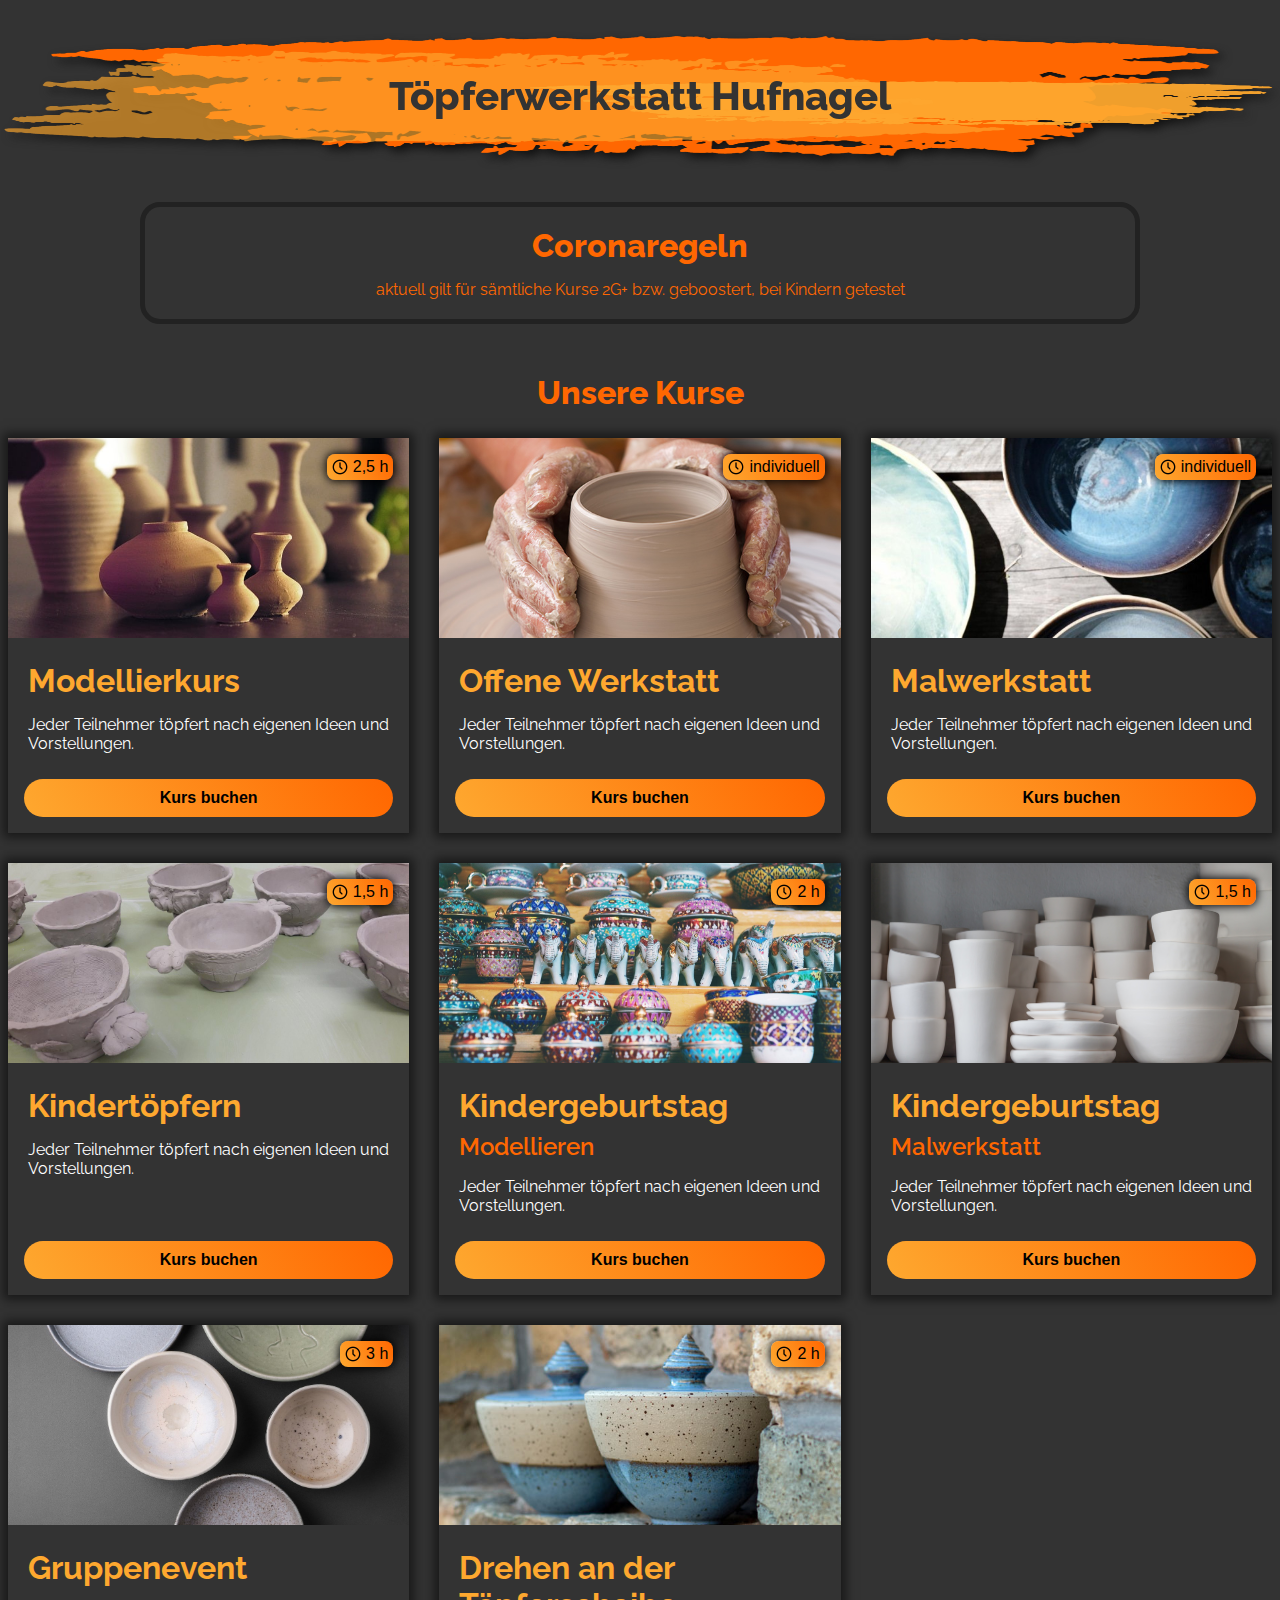
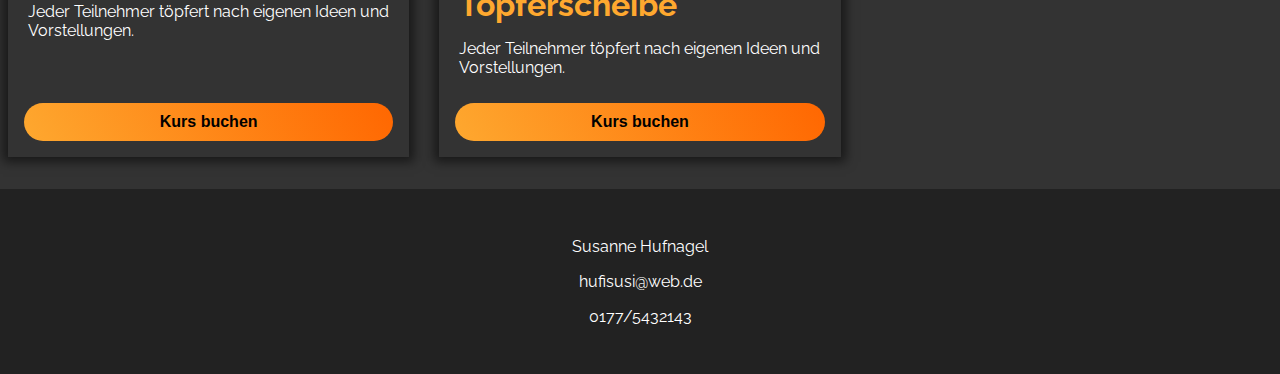
<file: hufnagel_web/index.html>
<!DOCTYPE html>
<html>
	<head>
		<meta name="viewport" content="width=device-width,initial-scale=1.0">
		
		<link rel="stylesheet" href="style.css">
		
		<link rel="preconnect" href="https://fonts.googleapis.com">
		<link rel="preconnect" href="https://fonts.gstatic.com" crossorigin>
		<link href="https://fonts.googleapis.com/css2?family=Raleway:wght@100;200;300;400;500;600;700;800;900&display=swap" rel="stylesheet">
	</head>
	
	<body>
		
		
		<header>
			<h1>Töpferwerkstatt Hufnagel</h1>
		</header>
		
		<section id="sec_corona">
			<h2>Coronaregeln</h2>
			<p>aktuell gilt für sämtliche Kurse 2G+ bzw. geboostert, bei Kindern getestet</p>
		</section>
		
		<section id="sec_courses">
		
			<h2>Unsere Kurse</h2>
			
			<div class="courses">
				
				<article class="course">
					<div class="duration"><img src="clock.png">2,5 h</div>
					<img class="img_main" src="pic1.jpg">
					<div class="text">
					  <h3>Modellierkurs</h3>
					  <p>Jeder Teilnehmer töpfert nach eigenen Ideen und Vorstellungen.</p>
					</div>
					<a href="modellierkurs.html" class="btn">Kurs buchen</a>
				</article>
				
				<article class="course">
					<div class="duration"><img src="clock.png">individuell</div>
					<img class="img_main" src="pic2.jpg">
					<div class="text">
					  <h3>Offene Werkstatt</h3>
					  <p>Jeder Teilnehmer töpfert nach eigenen Ideen und Vorstellungen.</p>
					</div>
					<a class="btn">Kurs buchen</a>
				</article>
				
				<article class="course">
					<div class="duration"><img src="clock.png">individuell</div>
					<img class="img_main" src="pic3.jpg">
					<div class="text">
						<h3>Malwerkstatt</h3>
					  <p>Jeder Teilnehmer töpfert nach eigenen Ideen und Vorstellungen.</p>
					</div>
					<a class="btn">Kurs buchen</a>
				</article>
				
				<article class="course">
					<div class="duration"><img src="clock.png">1,5 h</div>
					<img class="img_main" src="pic4.jpg">
					<div class="text">
					  <h3>Kindertöpfern</h3>
					  <p>Jeder Teilnehmer töpfert nach eigenen Ideen und Vorstellungen.</p>
					</div>
					<a class="btn">Kurs buchen</a>
				</article>
				
				<article class="course">
					<div class="duration"><img src="clock.png">2 h</div>
					<img class="img_main" src="pic5.jpg">
					<div class="text">
					  <h3>Kindergeburtstag</h3><h4>Modellieren</h4>
					  <p>Jeder Teilnehmer töpfert nach eigenen Ideen und Vorstellungen.</p>
					</div>
					<a class="btn">Kurs buchen</a>
				</article>
				
				<article class="course">
					<div class="duration"><img src="clock.png">1,5 h</div>
					<img class="img_main" src="pic6.jpg">
					<div class="text">
						<h3>Kindergeburtstag</h3><h4>Malwerkstatt</h4>
					  <p>Jeder Teilnehmer töpfert nach eigenen Ideen und Vorstellungen.</p>
					</div>
					<a class="btn">Kurs buchen</a>
				</article>
				
				<article class="course">
					<div class="duration"><img src="clock.png">3 h</div>
					<img class="img_main" src="pic7.jpg">
					<div class="text">
					 <h3>Gruppenevent</h3>
					  <p>Jeder Teilnehmer töpfert nach eigenen Ideen und Vorstellungen.</p>
					</div>
					<a class="btn">Kurs buchen</a>
				</article>
				
				<article class="course">
					<div class="duration"><img src="clock.png">2 h</div>
					<img class="img_main" src="pic8.jpg">
					<div class="text">
					  <h3>Drehen an der Töpferscheibe</h3>
					  <p>Jeder Teilnehmer töpfert nach eigenen Ideen und Vorstellungen.</p>
					</div>
					<a class="btn">Kurs buchen</a>
				</article>
				
			</div>
		
		</section>
		
		<footer>
			<p>Susanne Hufnagel</p>
			<p>hufisusi@web.de</p>
			<p>0177/5432143</p>
		</footer>
		
	</body>
</html>
</file>
<file: hufnagel_web/style.css>
:root {
	--col1: #FF6701;
	--col2: #FEA82F;
	--col3: #FFC288;
	--col4: #ffffff;
	--col5: #333333;
}

html {
	background-color: var(--col5);
}

body {
	padding-top: 9em;
}

/*---------- standards ----------*/
h1 {
	font-family: 'Raleway', sans-serif;
	font-weight: 800;
	font-size: 2.5em;
	color: var(--col5);
}

h2 {
	font-family: 'Raleway', sans-serif;
	font-weight: 800;
	font-size: 2em;
	color: var(--col1);
}

h3 {
	font-family: 'Raleway', sans-serif;
    font-weight: 700;
	font-size: 2em;
	color: var(--col2);
	margin: 0;
}

h4 {
	font-family: 'Raleway', sans-serif;
    font-weight: 600;
	font-size: 1.5em;
	color: var(--col1);
	margin-block: 8px;
}

p {
	font-family: 'Raleway', sans-serif;
    font-weight: 400;
	font-size: 1em;
	color: var(--col4);
	margin: 0;
}

/*---------- header ----------*/
header {
	position: fixed;
    left: 0;
	right: 0;
    top: 0;
	
    background-image: url(brushTitle.png);
    background-size: 100% 100%;
    background-repeat: no-repeat;
    background-position: center;
    z-index: 10;
	max-width: 1500px;
    font-family: sans-serif;
    margin: 2em auto;
	text-align: center;
	padding-inline: 2em;
	
	-webkit-filter: drop-shadow(5px 5px 5px #111);
	filter: drop-shadow(5px 5px 5px #111);
}

header > h1 {
	margin-block: 1em;
}


/*---------- main content ----------*/

#sec_corona {
	margin: 0 auto;
    text-align: center;
    background-color: var(--col5);
    max-width: 1000px;
    margin-block: 50px;
    border-radius: 20px;
    border: 5px solid #222;
    padding: 20px;
    box-sizing: border-box;
}

#sec_corona h2 {
	margin: 0;
}
#sec_corona p {
	color: var(--col1);
	margin-top: 1em;
}


.courses {
	display: grid;
    grid-template-columns: repeat(auto-fit, minmax(320px, 1fr));
    grid-gap: 30px;
    justify-content: center;
    max-width: 1400px;
    margin: 0 auto;
}

.courses > article {
  box-shadow: 0 0 10px 5px #00000085;
  position: relative;
  /* background: rgba(255,255,255,.2); */
  transition: all .2s ease-in-out;
}
article:hover {
	transform: scale(1.03);
}
.courses > article .img_main {
	width: 100%;
    height: 200px;
    object-fit: cover;
}
.text {
  padding: 20px 20px 80px;
}

.text p {
	margin-top: 1em;
}

.courses .btn {
    border: 0;
    color: var(--col2);
    padding: 10px;
    position: absolute;
    bottom: 1em;
    left: 1em;
    right: 1em;
	text-align: center;
	background: linear-gradient(62deg, var(--col2) 0%, var(--col1) 100%);
	border-radius: 100px;
	color: black;
	font-family: sans-serif;
    font-weight: 700;
	text-decoration: none;
 }
 
h2 {
	display: flex;
    justify-content: center;
}

.duration {
	position: absolute;
    top: 1em;
    right: 1em;
    height: 1em;
    display: flex;
    align-items: center;
    background: linear-gradient(62deg, var(--col2) 0%, var(--col1) 100%);
    padding: 5px;
    border-radius: 8px;
    gap: 5px;
    box-shadow: 0 0 10px 1px black;
    font-family: sans-serif;
}

.duration img {
	height: 100%;
}

/* ------------ footer -------------- */
footer {
	background-color: #222;
    margin-inline: -8px;
    margin-block-end: -8px;
    margin-block-start: 2em;
    text-align: center;
    padding: 2em;
}
footer p {
	margin: 1em;
	text-decoration: none;
}

/* --------------- Queries for mobile --------------- */

@media only screen and (max-width: 600px) {
	h1 {
		font-family: 'Raleway', sans-serif;
		font-weight: 800;
		font-size: 2em;
		color: var(--col5);
	}

	h2 {
		font-family: 'Raleway', sans-serif;
		font-weight: 800;
		font-size: 2em;
		color: var(--col1);
	}

	h3 {
		font-family: 'Raleway', sans-serif;
		font-weight: 700;
		font-size: 2em;
		color: var(--col2);
		margin: 0;
	}

	h4 {
		font-family: 'Raleway', sans-serif;
		font-weight: 600;
		font-size: 1.5em;
		color: var(--col1);
		margin-block: 8px;
	}

	p {
		font-family: 'Raleway', sans-serif;
		font-weight: 400;
		font-size: 1em;
		color: var(--col4);
		margin: 0;
	}
}
</file>
